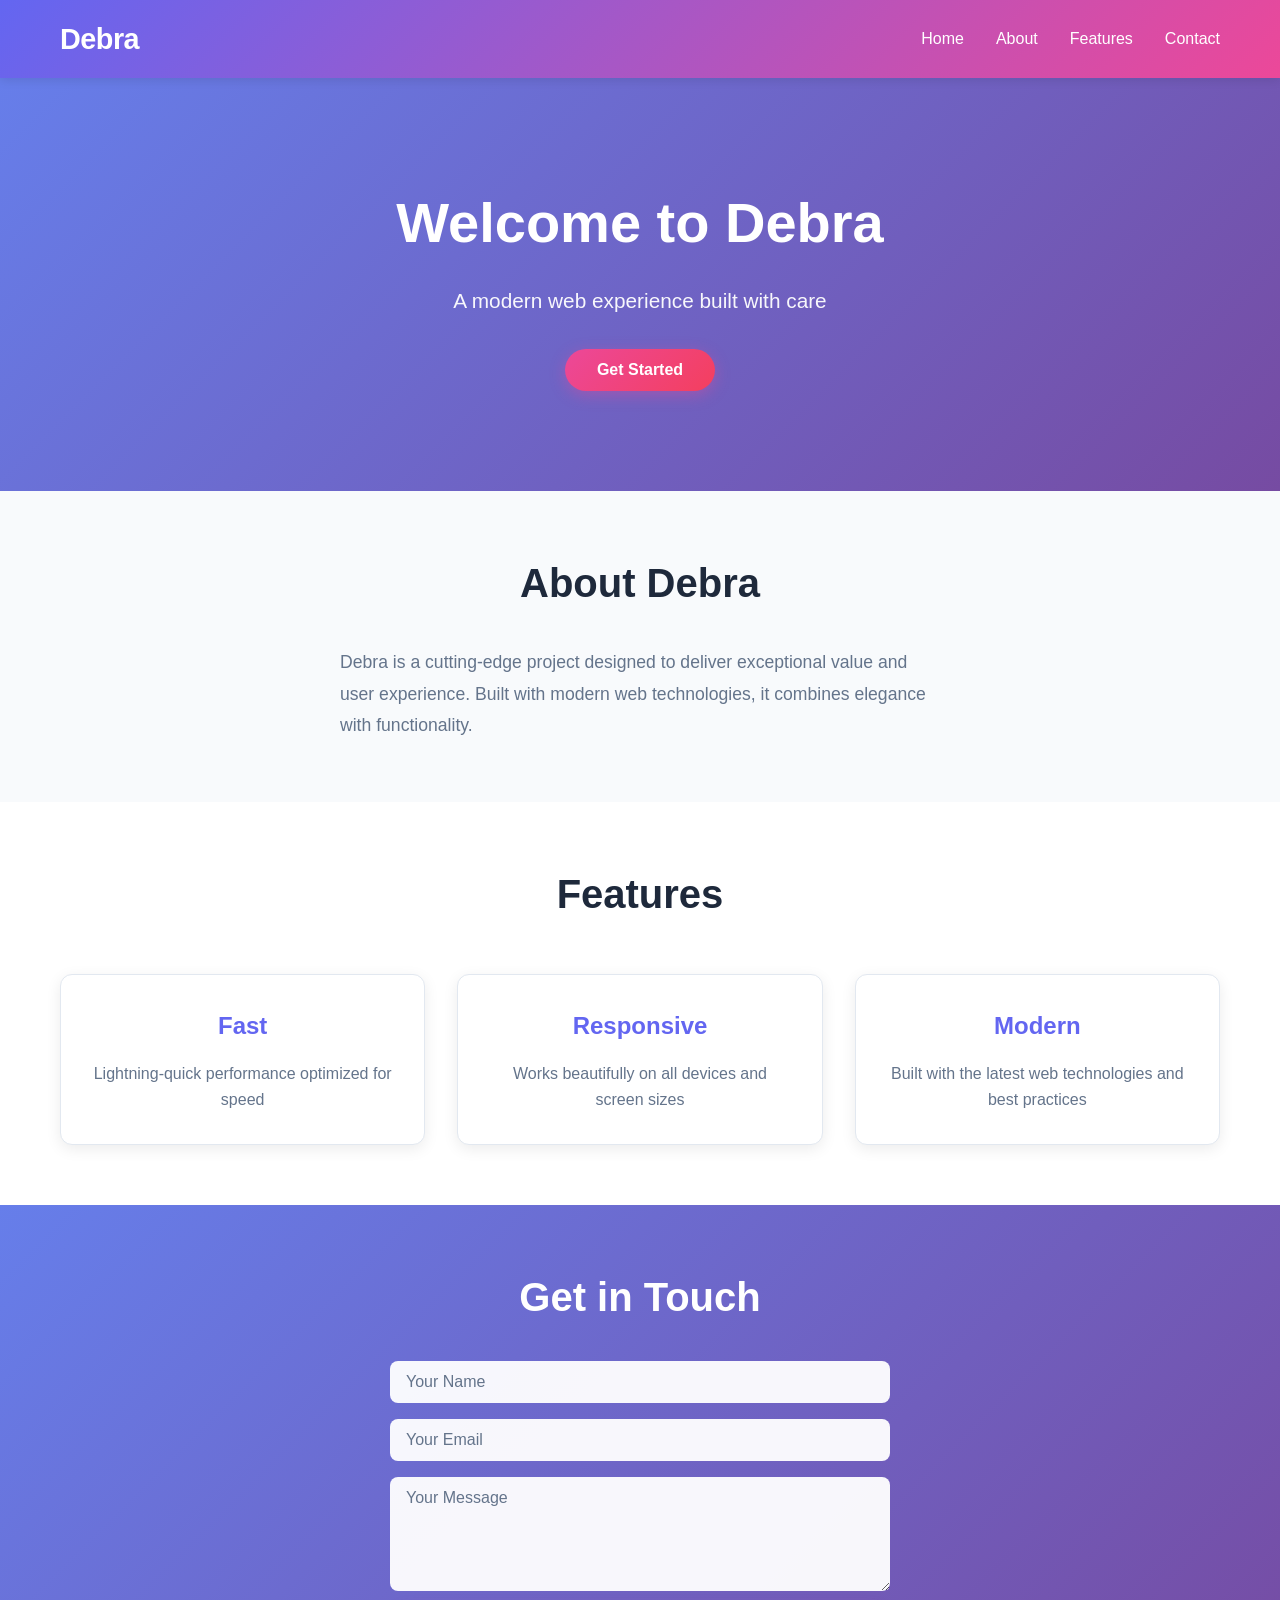
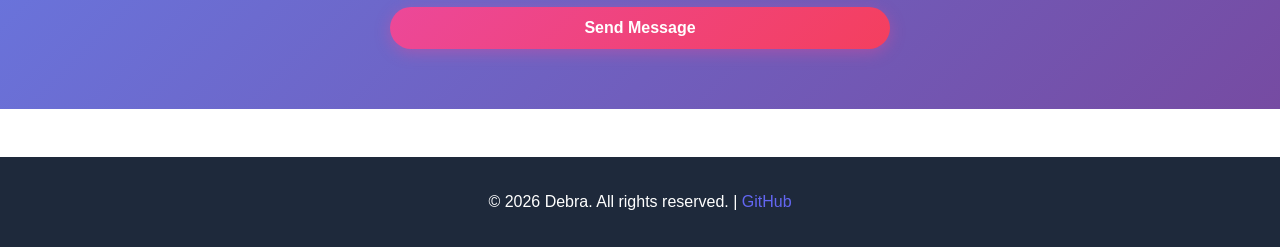
<file: index.html>
<!DOCTYPE html>
<html lang="en">
<head>
    <meta charset="UTF-8">
    <meta name="viewport" content="width=device-width, initial-scale=1.0">
    <title>Debra - Welcome</title>
    <link rel="stylesheet" href="styles.css">
</head>
<body>
    <header>
        <nav class="navbar">
            <div class="container">
                <div class="logo">Debra</div>
                <ul class="nav-links">
                    <li><a href="#home">Home</a></li>
                    <li><a href="#about">About</a></li>
                    <li><a href="#features">Features</a></li>
                    <li><a href="#contact">Contact</a></li>
                </ul>
            </div>
        </nav>
    </header>

    <main>
        <section id="home" class="hero">
            <div class="container">
                <h1>Welcome to Debra</h1>
                <p>A modern web experience built with care</p>
                <button class="cta-button">Get Started</button>
            </div>
        </section>

        <section id="about" class="about">
            <div class="container">
                <h2>About Debra</h2>
                <p>Debra is a cutting-edge project designed to deliver exceptional value and user experience. Built with modern web technologies, it combines elegance with functionality.</p>
            </div>
        </section>

        <section id="features" class="features">
            <div class="container">
                <h2>Features</h2>
                <div class="features-grid">
                    <div class="feature-card">
                        <h3>Fast</h3>
                        <p>Lightning-quick performance optimized for speed</p>
                    </div>
                    <div class="feature-card">
                        <h3>Responsive</h3>
                        <p>Works beautifully on all devices and screen sizes</p>
                    </div>
                    <div class="feature-card">
                        <h3>Modern</h3>
                        <p>Built with the latest web technologies and best practices</p>
                    </div>
                </div>
            </div>
        </section>

        <section id="contact" class="contact">
            <div class="container">
                <h2>Get in Touch</h2>
                <form class="contact-form">
                    <input type="text" placeholder="Your Name" required>
                    <input type="email" placeholder="Your Email" required>
                    <textarea placeholder="Your Message" rows="5" required></textarea>
                    <button type="submit" class="cta-button">Send Message</button>
                </form>
            </div>
        </section>
    </main>

    <footer>
        <div class="container">
            <p>&copy; 2026 Debra. All rights reserved. | <a href="https://github.com/A4XB7/debra">GitHub</a></p>
        </div>
    </footer>

    <script src="script.js"></script>
</body>
</html>
</file>
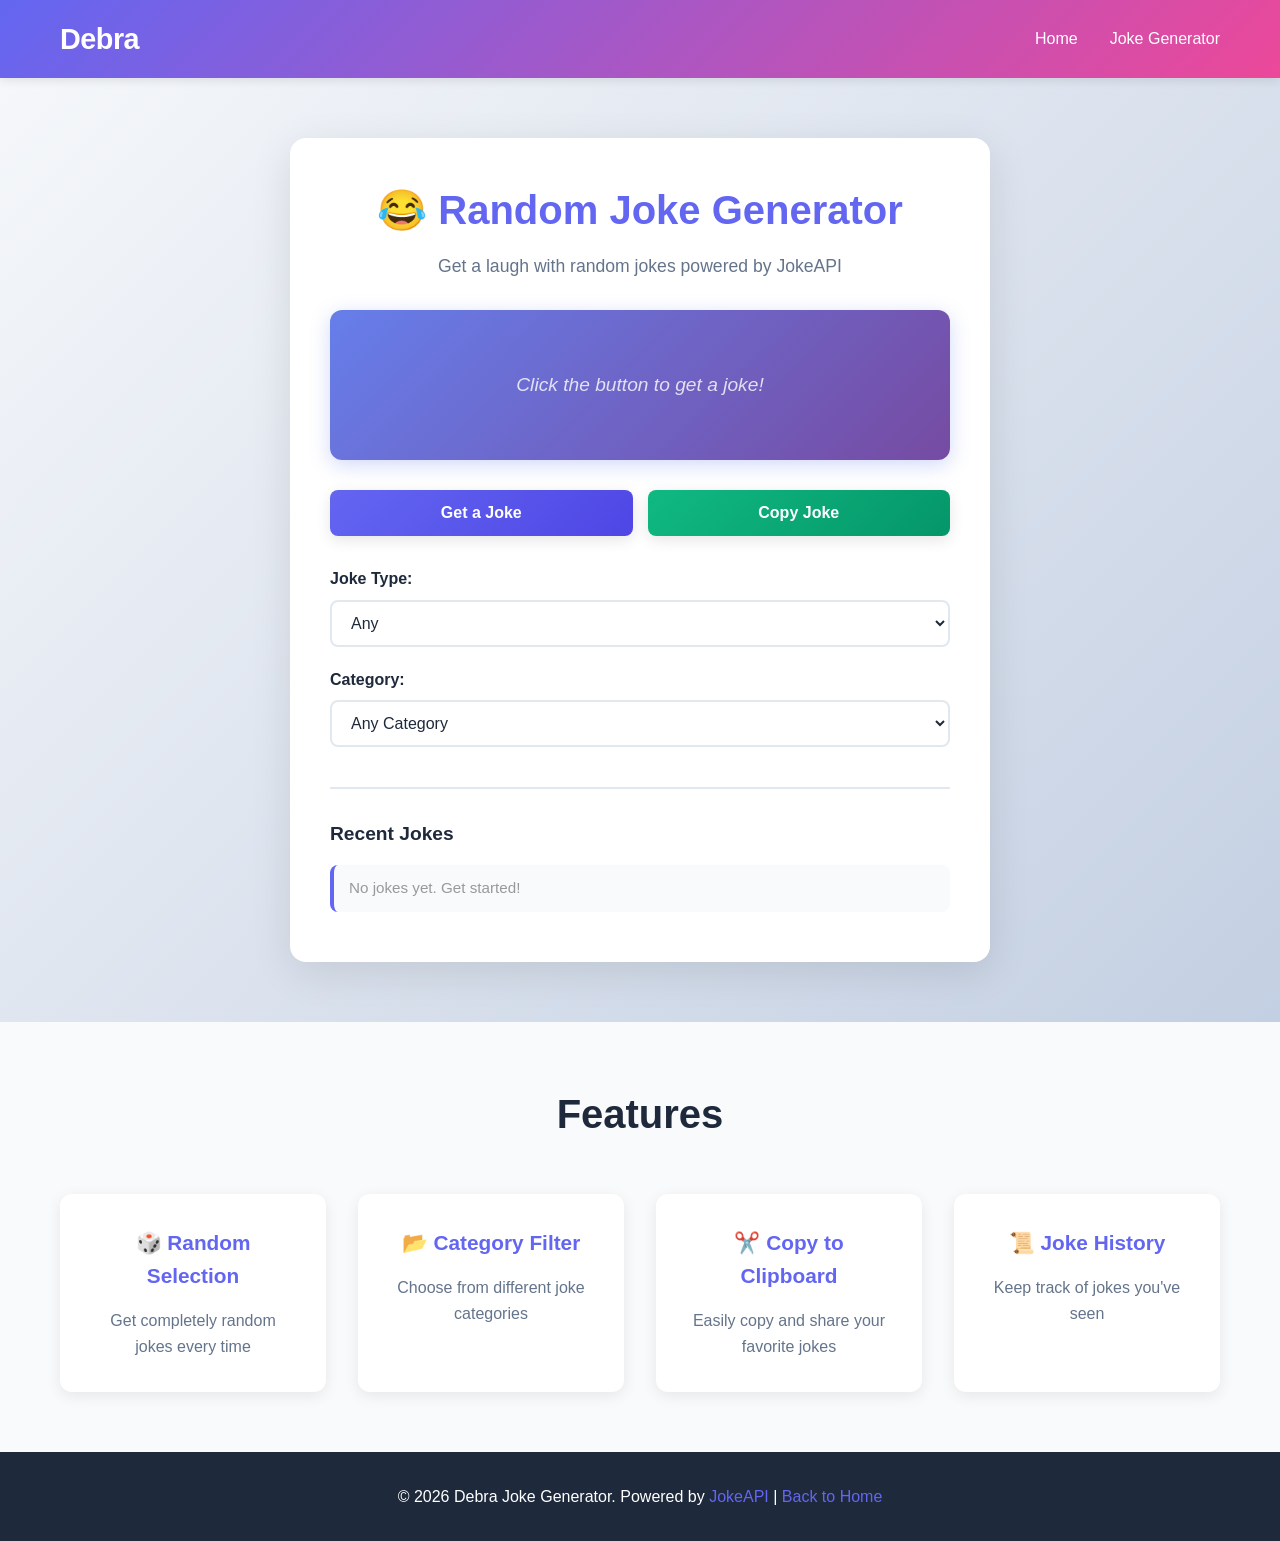
<file: joke-generator.html>
<!DOCTYPE html>
<html lang="en">
<head>
    <meta charset="UTF-8">
    <meta name="viewport" content="width=device-width, initial-scale=1.0">
    <title>Random Joke Generator</title>
    <link rel="stylesheet" href="joke-styles.css">
</head>
<body>
    <header>
        <nav class="navbar">
            <div class="container">
                <div class="logo">Debra</div>
                <ul class="nav-links">
                    <li><a href="index.html">Home</a></li>
                    <li><a href="joke-generator.html">Joke Generator</a></li>
                </ul>
            </div>
        </nav>
    </header>

    <main>
        <section class="joke-section">
            <div class="container">
                <div class="joke-card">
                    <h1>😂 Random Joke Generator</h1>
                    <p class="subtitle">Get a laugh with random jokes powered by JokeAPI</p>
                    
                    <div class="joke-display" id="jokeDisplay">
                        <p class="loading">Click the button to get a joke!</p>
                    </div>

                    <div class="button-group">
                        <button class="get-joke-btn" id="getJokeBtn">Get a Joke</button>
                        <button class="copy-btn" id="copyBtn">Copy Joke</button>
                    </div>

                    <div class="joke-type-selector">
                        <label for="jokeType">Joke Type:</label>
                        <select id="jokeType">
                            <option value="any">Any</option>
                            <option value="single">Single Line</option>
                            <option value="twopart">Two Part</option>
                        </select>
                    </div>

                    <div class="category-selector">
                        <label for="category">Category:</label>
                        <select id="category">
                            <option value="any">Any Category</option>
                            <option value="general">General</option>
                            <option value="knock-knock">Knock-Knock</option>
                            <option value="programming">Programming</option>
                            <option value="spooky">Spooky</option>
                        </select>
                    </div>

                    <div class="joke-history">
                        <h3>Recent Jokes</h3>
                        <ul id="jokeHistory"></ul>
                    </div>
                </div>
            </div>
        </section>

        <section class="features-section">
            <div class="container">
                <h2>Features</h2>
                <div class="features-grid">
                    <div class="feature">
                        <h3>🎲 Random Selection</h3>
                        <p>Get completely random jokes every time</p>
                    </div>
                    <div class="feature">
                        <h3>📂 Category Filter</h3>
                        <p>Choose from different joke categories</p>
                    </div>
                    <div class="feature">
                        <h3>✂️ Copy to Clipboard</h3>
                        <p>Easily copy and share your favorite jokes</p>
                    </div>
                    <div class="feature">
                        <h3>📜 Joke History</h3>
                        <p>Keep track of jokes you've seen</p>
                    </div>
                </div>
            </div>
        </section>
    </main>

    <footer>
        <div class="container">
            <p>&copy; 2026 Debra Joke Generator. Powered by <a href="https://jokeapi.dev/">JokeAPI</a> | <a href="index.html">Back to Home</a></p>
        </div>
    </footer>

    <script src="joke-script.js"></script>
</body>
</html>
</file>
<file: styles.css>
* {
    margin: 0;
    padding: 0;
    box-sizing: border-box;
}

:root {
    --primary-color: #6366f1;
    --secondary-color: #ec4899;
    --dark-bg: #0f172a;
    --light-bg: #f8fafc;
    --text-dark: #1e293b;
    --text-light: #64748b;
    --border-color: #e2e8f0;
}

body {
    font-family: -apple-system, BlinkMacSystemFont, 'Segoe UI', Roboto, Oxygen, Ubuntu, Cantarell, sans-serif;
    line-height: 1.6;
    color: var(--text-dark);
    background-color: #ffffff;
}

.container {
    max-width: 1200px;
    margin: 0 auto;
    padding: 0 20px;
}

/* Header & Navigation */
header {
    background: linear-gradient(135deg, var(--primary-color), var(--secondary-color));
    color: white;
    padding: 1rem 0;
    position: sticky;
    top: 0;
    z-index: 100;
    box-shadow: 0 2px 10px rgba(0, 0, 0, 0.1);
}

.navbar {
    display: flex;
    justify-content: space-between;
    align-items: center;
}

.navbar .container {
    display: flex;
    justify-content: space-between;
    align-items: center;
    width: 100%;
}

.logo {
    font-size: 1.8rem;
    font-weight: 700;
    letter-spacing: -0.5px;
}

.nav-links {
    display: flex;
    list-style: none;
    gap: 2rem;
}

.nav-links a {
    color: white;
    text-decoration: none;
    transition: opacity 0.3s ease;
    font-weight: 500;
}

.nav-links a:hover {
    opacity: 0.8;
}

/* Hero Section */
.hero {
    background: linear-gradient(135deg, #667eea 0%, #764ba2 100%);
    color: white;
    padding: 100px 0;
    text-align: center;
}

.hero h1 {
    font-size: 3.5rem;
    margin-bottom: 1rem;
    font-weight: 800;
}

.hero p {
    font-size: 1.3rem;
    margin-bottom: 2rem;
    opacity: 0.95;
}

/* Buttons */
.cta-button {
    background: linear-gradient(135deg, var(--secondary-color), #f43f5e);
    color: white;
    border: none;
    padding: 12px 32px;
    font-size: 1rem;
    border-radius: 50px;
    cursor: pointer;
    font-weight: 600;
    transition: transform 0.3s ease, box-shadow 0.3s ease;
    box-shadow: 0 4px 15px rgba(236, 72, 153, 0.4);
}

.cta-button:hover {
    transform: translateY(-2px);
    box-shadow: 0 6px 20px rgba(236, 72, 153, 0.6);
}

.cta-button:active {
    transform: translateY(0);
}

/* Sections */
section {
    padding: 60px 0;
}

section h2 {
    font-size: 2.5rem;
    margin-bottom: 2rem;
    text-align: center;
    color: var(--text-dark);
}

/* About Section */
.about {
    background: var(--light-bg);
}

.about p {
    font-size: 1.1rem;
    color: var(--text-light);
    max-width: 600px;
    margin: 0 auto;
    line-height: 1.8;
}

/* Features Section */
.features-grid {
    display: grid;
    grid-template-columns: repeat(auto-fit, minmax(280px, 1fr));
    gap: 2rem;
    margin-top: 3rem;
}

.feature-card {
    background: white;
    padding: 2rem;
    border-radius: 12px;
    box-shadow: 0 4px 15px rgba(0, 0, 0, 0.08);
    transition: transform 0.3s ease, box-shadow 0.3s ease;
    text-align: center;
    border: 1px solid var(--border-color);
}

.feature-card:hover {
    transform: translateY(-5px);
    box-shadow: 0 8px 25px rgba(0, 0, 0, 0.12);
}

.feature-card h3 {
    color: var(--primary-color);
    margin-bottom: 1rem;
    font-size: 1.5rem;
}

.feature-card p {
    color: var(--text-light);
    line-height: 1.6;
}

/* Contact Section */
.contact {
    background: linear-gradient(135deg, #667eea 0%, #764ba2 100%);
    color: white;
}

.contact h2 {
    color: white;
}

.contact-form {
    display: flex;
    flex-direction: column;
    max-width: 500px;
    margin: 0 auto;
    gap: 1rem;
}

.contact-form input,
.contact-form textarea {
    padding: 12px 16px;
    border: none;
    border-radius: 8px;
    font-family: inherit;
    font-size: 1rem;
    background: rgba(255, 255, 255, 0.95);
    color: var(--text-dark);
}

.contact-form input::placeholder,
.contact-form textarea::placeholder {
    color: var(--text-light);
}

.contact-form input:focus,
.contact-form textarea:focus {
    outline: none;
    box-shadow: 0 0 0 3px rgba(255, 255, 255, 0.2);
}

/* Footer */
footer {
    background: var(--text-dark);
    color: white;
    text-align: center;
    padding: 2rem 0;
    margin-top: 3rem;
}

footer a {
    color: var(--primary-color);
    text-decoration: none;
}

footer a:hover {
    text-decoration: underline;
}

/* Responsive Design */
@media (max-width: 768px) {
    .nav-links {
        gap: 1rem;
    }

    .hero h1 {
        font-size: 2.2rem;
    }

    .hero p {
        font-size: 1.1rem;
    }

    section h2 {
        font-size: 2rem;
    }

    .features-grid {
        grid-template-columns: 1fr;
    }
}

@media (max-width: 480px) {
    .nav-links {
        flex-direction: column;
        gap: 0.5rem;
    }

    .hero {
        padding: 50px 0;
    }

    .hero h1 {
        font-size: 1.8rem;
    }

    .hero p {
        font-size: 1rem;
    }
}
</file>
<file: joke-styles.css>
* {
    margin: 0;
    padding: 0;
    box-sizing: border-box;
}

:root {
    --primary-color: #6366f1;
    --secondary-color: #ec4899;
    --success-color: #10b981;
    --warning-color: #f59e0b;
    --dark-bg: #0f172a;
    --light-bg: #f8fafc;
    --text-dark: #1e293b;
    --text-light: #64748b;
    --border-color: #e2e8f0;
}

body {
    font-family: -apple-system, BlinkMacSystemFont, 'Segoe UI', Roboto, Oxygen, Ubuntu, Cantarell, sans-serif;
    line-height: 1.6;
    color: var(--text-dark);
    background-color: #ffffff;
}

.container {
    max-width: 1200px;
    margin: 0 auto;
    padding: 0 20px;
}

/* Header & Navigation */
header {
    background: linear-gradient(135deg, var(--primary-color), var(--secondary-color));
    color: white;
    padding: 1rem 0;
    position: sticky;
    top: 0;
    z-index: 100;
    box-shadow: 0 2px 10px rgba(0, 0, 0, 0.1);
}

.navbar {
    display: flex;
    justify-content: space-between;
    align-items: center;
}

.navbar .container {
    display: flex;
    justify-content: space-between;
    align-items: center;
    width: 100%;
}

.logo {
    font-size: 1.8rem;
    font-weight: 700;
    letter-spacing: -0.5px;
}

.nav-links {
    display: flex;
    list-style: none;
    gap: 2rem;
}

.nav-links a {
    color: white;
    text-decoration: none;
    transition: opacity 0.3s ease;
    font-weight: 500;
}

.nav-links a:hover {
    opacity: 0.8;
}

/* Main Section */
.joke-section {
    padding: 60px 0;
    background: linear-gradient(135deg, #f5f7fa 0%, #c3cfe2 100%);
    min-height: calc(100vh - 200px);
}

.joke-card {
    background: white;
    border-radius: 16px;
    padding: 40px;
    box-shadow: 0 10px 40px rgba(0, 0, 0, 0.1);
    max-width: 700px;
    margin: 0 auto;
}

.joke-card h1 {
    font-size: 2.5rem;
    margin-bottom: 10px;
    color: var(--primary-color);
    text-align: center;
}

.subtitle {
    text-align: center;
    color: var(--text-light);
    margin-bottom: 30px;
    font-size: 1.1rem;
}

/* Joke Display */
.joke-display {
    background: linear-gradient(135deg, #667eea 0%, #764ba2 100%);
    color: white;
    padding: 30px;
    border-radius: 12px;
    margin: 30px 0;
    min-height: 150px;
    display: flex;
    align-items: center;
    justify-content: center;
    text-align: center;
    font-size: 1.2rem;
    line-height: 1.8;
    box-shadow: 0 5px 20px rgba(102, 126, 234, 0.3);
}

.joke-display .loading {
    color: rgba(255, 255, 255, 0.8);
    font-style: italic;
}

.joke-display .joke-setup {
    margin-bottom: 15px;
    font-weight: 600;
}

.joke-display .joke-delivery {
    margin-top: 15px;
    font-size: 1.3rem;
    font-weight: 700;
}

/* Buttons */
.button-group {
    display: flex;
    gap: 15px;
    margin: 30px 0;
    flex-wrap: wrap;
}

.get-joke-btn,
.copy-btn {
    flex: 1;
    min-width: 150px;
    padding: 14px 24px;
    font-size: 1rem;
    border: none;
    border-radius: 8px;
    cursor: pointer;
    font-weight: 600;
    transition: all 0.3s ease;
    box-shadow: 0 4px 15px rgba(0, 0, 0, 0.1);
}

.get-joke-btn {
    background: linear-gradient(135deg, var(--primary-color), #4f46e5);
    color: white;
}

.get-joke-btn:hover {
    transform: translateY(-2px);
    box-shadow: 0 6px 25px rgba(99, 102, 241, 0.4);
}

.get-joke-btn:active {
    transform: translateY(0);
}

.copy-btn {
    background: linear-gradient(135deg, var(--success-color), #059669);
    color: white;
}

.copy-btn:hover {
    transform: translateY(-2px);
    box-shadow: 0 6px 25px rgba(16, 185, 129, 0.4);
}

.copy-btn:active {
    transform: translateY(0);
}

.copy-btn.copied {
    background: linear-gradient(135deg, var(--warning-color), #d97706);
}

/* Selectors */
.joke-type-selector,
.category-selector {
    margin: 20px 0;
}

.joke-type-selector label,
.category-selector label {
    display: block;
    margin-bottom: 8px;
    font-weight: 600;
    color: var(--text-dark);
}

.joke-type-selector select,
.category-selector select {
    width: 100%;
    padding: 12px 15px;
    border: 2px solid var(--border-color);
    border-radius: 8px;
    font-size: 1rem;
    color: var(--text-dark);
    background-color: white;
    cursor: pointer;
    transition: all 0.3s ease;
}

.joke-type-selector select:hover,
.category-selector select:hover {
    border-color: var(--primary-color);
}

.joke-type-selector select:focus,
.category-selector select:focus {
    outline: none;
    border-color: var(--primary-color);
    box-shadow: 0 0 0 3px rgba(99, 102, 241, 0.1);
}

/* Joke History */
.joke-history {
    margin-top: 40px;
    padding-top: 30px;
    border-top: 2px solid var(--border-color);
}

.joke-history h3 {
    color: var(--text-dark);
    margin-bottom: 15px;
    font-size: 1.2rem;
}

#jokeHistory {
    list-style: none;
    max-height: 200px;
    overflow-y: auto;
}

#jokeHistory li {
    background: var(--light-bg);
    padding: 12px 15px;
    margin-bottom: 10px;
    border-radius: 8px;
    border-left: 4px solid var(--primary-color);
    color: var(--text-light);
    font-size: 0.95rem;
    line-height: 1.5;
}

#jokeHistory li:hover {
    background: #ecf0f6;
}

/* Features Section */
.features-section {
    padding: 60px 0;
    background: var(--light-bg);
}

.features-section h2 {
    font-size: 2.5rem;
    margin-bottom: 3rem;
    text-align: center;
    color: var(--text-dark);
}

.features-grid {
    display: grid;
    grid-template-columns: repeat(auto-fit, minmax(250px, 1fr));
    gap: 2rem;
}

.feature {
    background: white;
    padding: 2rem;
    border-radius: 12px;
    box-shadow: 0 4px 15px rgba(0, 0, 0, 0.08);
    text-align: center;
    transition: transform 0.3s ease;
}

.feature:hover {
    transform: translateY(-5px);
}

.feature h3 {
    color: var(--primary-color);
    margin-bottom: 1rem;
    font-size: 1.3rem;
}

.feature p {
    color: var(--text-light);
}

/* Footer */
footer {
    background: var(--text-dark);
    color: white;
    text-align: center;
    padding: 2rem 0;
}

footer a {
    color: var(--primary-color);
    text-decoration: none;
}

footer a:hover {
    text-decoration: underline;
}

/* Loading State */
.loading-spinner {
    display: inline-block;
    width: 20px;
    height: 20px;
    border: 3px solid rgba(255, 255, 255, 0.3);
    border-radius: 50%;
    border-top-color: white;
    animation: spin 1s linear infinite;
}

@keyframes spin {
    to {
        transform: rotate(360deg);
    }
}

/* Responsive */
@media (max-width: 768px) {
    .joke-card {
        padding: 25px;
    }

    .joke-card h1 {
        font-size: 1.8rem;
    }

    .button-group {
        flex-direction: column;
    }

    .get-joke-btn,
    .copy-btn {
        width: 100%;
    }

    .features-grid {
        grid-template-columns: 1fr;
    }
}

@media (max-width: 480px) {
    .joke-card {
        padding: 15px;
    }

    .joke-display {
        padding: 20px;
        font-size: 1rem;
    }
}
</file>
